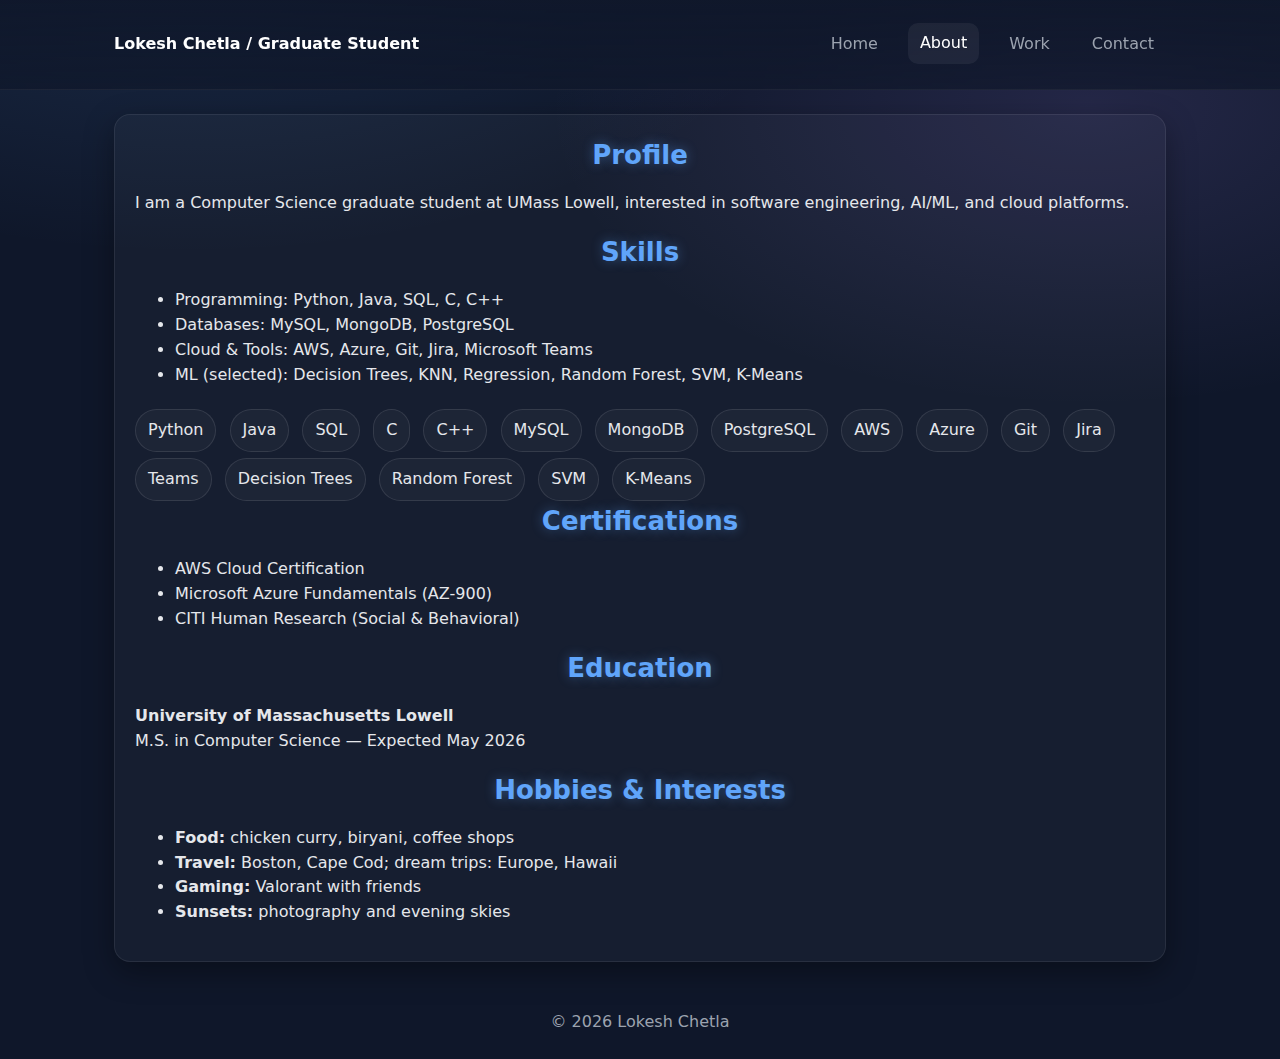
<file: about.html>
<!DOCTYPE html>
<html lang="en">
<head>
  <meta charset="UTF-8" />
  <title>About — Lokesh Chetla</title>
  <meta name="viewport" content="width=device-width, initial-scale=1" />
  <link rel="stylesheet" href="style.css" />
  <style>
    /* About page specific background (subtle, distinct from Home/Work) */
    body {
      background:
        radial-gradient(1100px 600px at 15% -10%, rgba(96,165,250,.16), transparent 60%),
        radial-gradient(900px 500px at 85% 10%, rgba(167,139,250,.14), transparent 60%),
        var(--bg);
    }
  </style>
</head>
<body>
  <header class="header">
    <div class="wrapper" style="display:flex;justify-content:space-between;align-items:center;">
      <p class="brand">Lokesh Chetla / Graduate Student</p>
      <nav class="nav">
        <a href="index.html">Home</a>
        <a class="active" href="about.html">About</a>
        <a href="work.html">Work</a>
        <a href="contact.html">Contact</a>
      </nav>
    </div>
  </header>

  <main class="wrapper">
    <section class="panel">
      <h2 class="section-title">Profile</h2>
      <p>I am a Computer Science graduate student at UMass Lowell, interested in software engineering, AI/ML, and cloud platforms.</p>

      <h2 class="section-title">Skills</h2>
      <!-- Your list, kept for content scanning/SEO -->
      <ul>
        <li>Programming: Python, Java, SQL, C, C++</li>
        <li>Databases: MySQL, MongoDB, PostgreSQL</li>
        <li>Cloud & Tools: AWS, Azure, Git, Jira, Microsoft Teams</li>
        <li>ML (selected): Decision Trees, KNN, Regression, Random Forest, SVM, K-Means</li>
      </ul>
      <!-- Visual chips (wow touch) -->
      <div style="margin-top:8px;">
        <span class="skill-chip">Python</span>
        <span class="skill-chip">Java</span>
        <span class="skill-chip">SQL</span>
        <span class="skill-chip">C</span>
        <span class="skill-chip">C++</span>
        <span class="skill-chip">MySQL</span>
        <span class="skill-chip">MongoDB</span>
        <span class="skill-chip">PostgreSQL</span>
        <span class="skill-chip">AWS</span>
        <span class="skill-chip">Azure</span>
        <span class="skill-chip">Git</span>
        <span class="skill-chip">Jira</span>
        <span class="skill-chip">Teams</span>
        <span class="skill-chip">Decision Trees</span>
        <span class="skill-chip">Random Forest</span>
        <span class="skill-chip">SVM</span>
        <span class="skill-chip">K-Means</span>
      </div>

      <h2 class="section-title">Certifications</h2>
      <ul>
        <li>AWS Cloud Certification</li>
        <li>Microsoft Azure Fundamentals (AZ-900)</li>
        <li>CITI Human Research (Social & Behavioral)</li>
      </ul>

      <h2 class="section-title">Education</h2>
      <p>
        <strong>University of Massachusetts Lowell</strong><br>
        M.S. in Computer Science — Expected May 2026
      </p>

      <h2 class="section-title">Hobbies & Interests</h2>
      <ul>
        <li><strong>Food:</strong> chicken curry, biryani, coffee shops</li>
        <li><strong>Travel:</strong> Boston, Cape Cod; dream trips: Europe, Hawaii</li>
        <li><strong>Gaming:</strong> Valorant with friends</li>
        <li><strong>Sunsets:</strong> photography and evening skies</li>
      </ul>
    </section>
  </main>

  <footer class="wrapper">© <span id="year"></span> Lokesh Chetla</footer>
  <script>document.getElementById('year').textContent = new Date().getFullYear();</script>
</body>
</html>
</file>
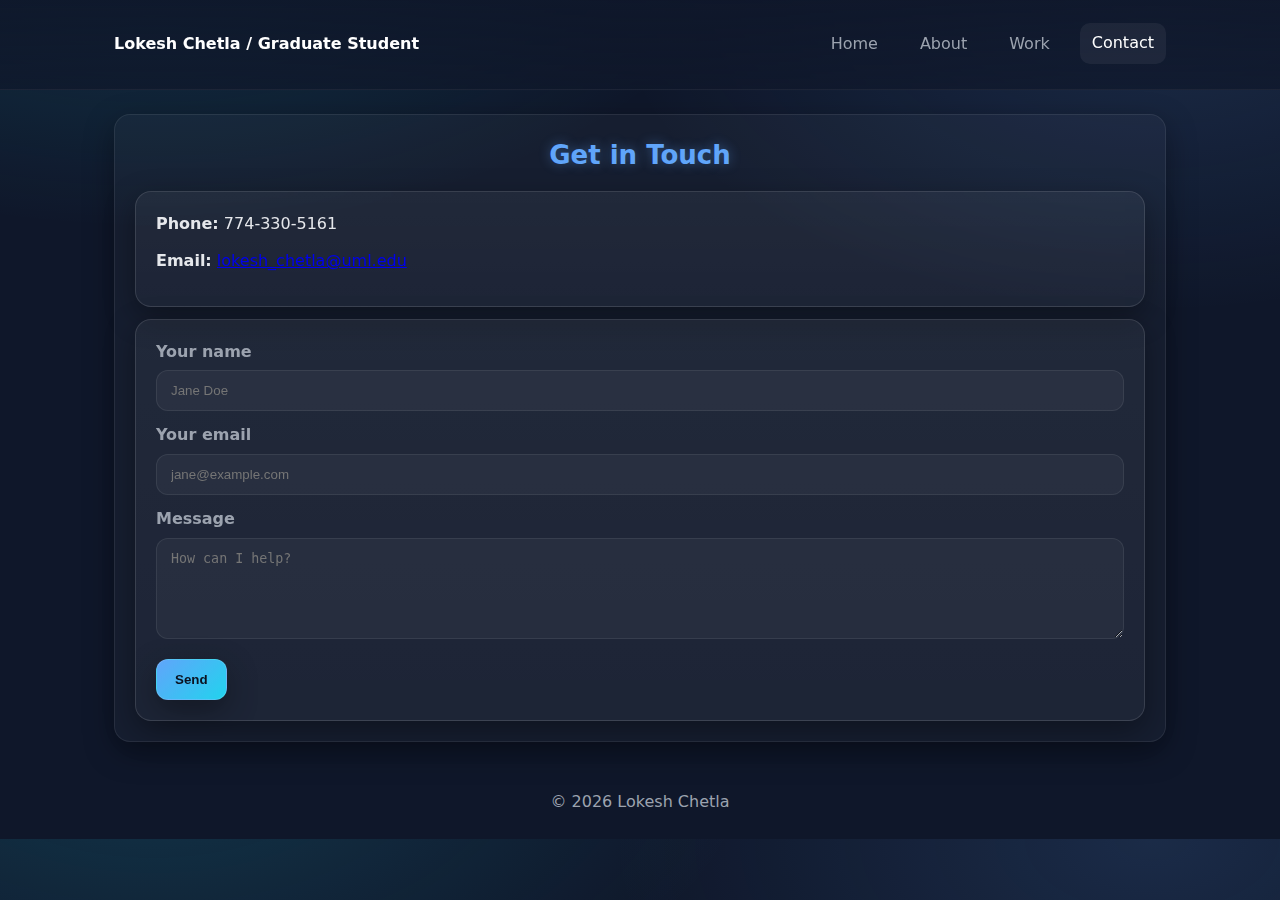
<file: contact.html>
<!DOCTYPE html>
<html lang="en">
<head>
  <meta charset="UTF-8" />
  <title>Contact — Lokesh Chetla</title>
  <meta name="viewport" content="width=device-width, initial-scale=1" />
  <link rel="stylesheet" href="style.css" />
  <style>
    /* Contact page specific background */
    body {
      background:
        radial-gradient(1000px 520px at 12% -10%, rgba(34,211,238,.16), transparent 60%),
        radial-gradient(900px 520px at 90% 0%, rgba(96,165,250,.14), transparent 60%),
        var(--bg);
    }
  </style>
</head>
<body>
  <header class="header">
    <div class="wrapper" style="display:flex;justify-content:space-between;align-items:center;">
      <p class="brand">Lokesh Chetla / Graduate Student</p>
      <nav class="nav">
        <a href="index.html">Home</a>
        <a href="about.html">About</a>
        <a href="work.html">Work</a>
        <a class="active" href="contact.html">Contact</a>
      </nav>
    </div>
  </header>

  <main class="wrapper">
    <section class="panel">
      <h2 class="section-title">Get in Touch</h2>

      <div class="glass">
        <div class="form-row"><strong>Phone:</strong> 774-330-5161</div>
        <div class="form-row"><strong>Email:</strong> <a href="mailto:lokesh_chetla@uml.edu">lokesh_chetla@uml.edu</a></div>
      </div>

      <div style="height:12px;"></div>

      <form class="glass" action="#">
        <div class="form-row">
          <label for="name">Your name</label>
          <input id="name" type="text" placeholder="Jane Doe" required />
        </div>

        <div class="form-row">
          <label for="email">Your email</label>
          <input id="email" type="email" placeholder="jane@example.com" required />
        </div>

        <div class="form-row">
          <label for="msg">Message</label>
          <textarea id="msg" rows="5" placeholder="How can I help?"></textarea>
        </div>

        <button type="submit">Send</button>
      </form>
    </section>
  </main>

  <footer class="wrapper">© <span id="year"></span> Lokesh Chetla</footer>
  <script>document.getElementById('year').textContent = new Date().getFullYear();</script>
</body>
</html>
</file>
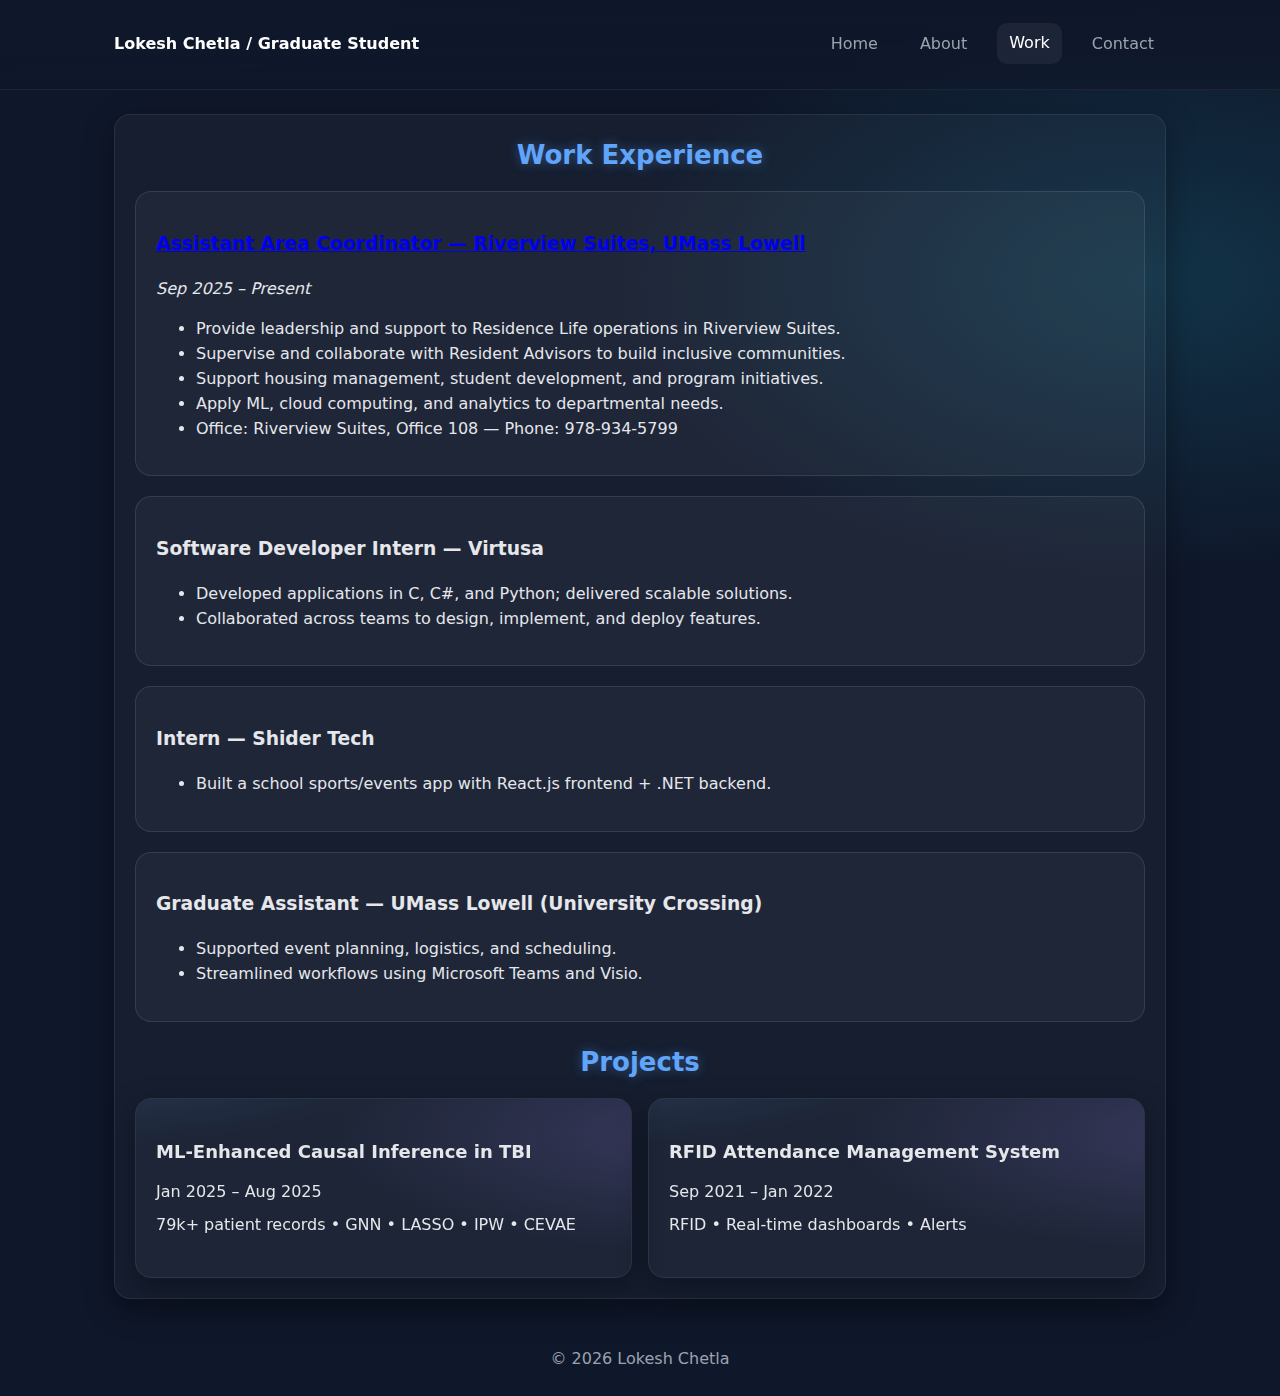
<file: work.html>
<!DOCTYPE html>
<html lang="en">
<head>
  <meta charset="UTF-8" />
  <title>Work — Lokesh Chetla</title>
  <meta name="viewport" content="width=device-width, initial-scale=1" />
  <link rel="stylesheet" href="style.css" />
  <style>
    /* Work page specific background – creative but consistent with Home */
    body {
      background:
        radial-gradient(1200px 600px at 10% -20%, rgba(167,139,250,.18), transparent 60%),
        radial-gradient(900px 500px at 90% 20%, rgba(34,211,238,.15), transparent 60%),
        var(--bg);
    }
  </style>
</head>
<body>
  <header class="header">
    <div class="wrapper" style="display:flex;justify-content:space-between;align-items:center;">
      <p class="brand">Lokesh Chetla / Graduate Student</p>
      <nav class="nav">
        <a href="index.html">Home</a>
        <a href="about.html">About</a>
        <a class="active" href="work.html">Work</a>
        <a href="contact.html">Contact</a>
      </nav>
    </div>
  </header>

  <main class="wrapper">
    <section class="panel">
      <h2 class="section-title">Work Experience</h2>

      <div class="job-card">
        <h3>
          <a href="https://www.uml.edu/student-services/reslife/about/staff/chetla-lokesh.aspx" target="_blank" rel="noopener">
            Assistant Area Coordinator — Riverview Suites, UMass Lowell
          </a>
        </h3>
        <p><em>Sep 2025 – Present</em></p>
        <ul>
          <li>Provide leadership and support to Residence Life operations in Riverview Suites.</li>
          <li>Supervise and collaborate with Resident Advisors to build inclusive communities.</li>
          <li>Support housing management, student development, and program initiatives.</li>
          <li>Apply ML, cloud computing, and analytics to departmental needs.</li>
          <li>Office: Riverview Suites, Office 108 — Phone: 978-934-5799</li>
        </ul>
      </div>

      <div class="job-card">
        <h3>Software Developer Intern — Virtusa</h3>
        <ul>
          <li>Developed applications in C, C#, and Python; delivered scalable solutions.</li>
          <li>Collaborated across teams to design, implement, and deploy features.</li>
        </ul>
      </div>

      <div class="job-card">
        <h3>Intern — Shider Tech</h3>
        <ul>
          <li>Built a school sports/events app with React.js frontend + .NET backend.</li>
        </ul>
      </div>

      <div class="job-card">
        <h3>Graduate Assistant — UMass Lowell (University Crossing)</h3>
        <ul>
          <li>Supported event planning, logistics, and scheduling.</li>
          <li>Streamlined workflows using Microsoft Teams and Visio.</li>
        </ul>
      </div>

      <h2 class="section-title">Projects</h2>

      <div class="cards">
        <!-- TBI Flip Card -->
        <article class="flip-glass" tabindex="0" aria-label="TBI Project card">
          <div class="flip-glass-inner">
            <div class="flip-glass-front">
              <h3>ML-Enhanced Causal Inference in TBI</h3>
              <p>Jan 2025 – Aug 2025</p>
              <p>79k+ patient records • GNN • LASSO • IPW • CEVAE</p>
            </div>
            <div class="flip-glass-back">
              <p>• Co-authored research applying advanced causal inference models (Outcome Adaptive LASSO, Causal Graph Neural Networks, IPW, and CEVAE) to analyze 79k+ patient records from the U.S. Traumatic Brain Injury Model Systems (TBIMS) database.</p>
              
              <p>• Developed a scalable AI-driven framework for healthcare data, supporting future integration into clinical decision support systems (AI-CDSS).</p>
            </div>
          </div>
        </article>

        <!-- RFID Flip Card -->
        <article class="flip-glass" tabindex="0" aria-label="RFID Project card">
          <div class="flip-glass-inner">
            <div class="flip-glass-front">
              <h3>RFID Attendance Management System</h3>
              <p>Sep 2021 – Jan 2022</p>
              <p>RFID • Real-time dashboards • Alerts</p>
            </div>
            <div class="flip-glass-back">
              <p>• An RFID-based attendance system can be a great solution to overcome such challenges as it automates the student’s attendance process & enables teachers and parents to track & monitor student’s activities effortlessly.</p>
            </div>
          </div>
        </article>
      </div>
    </section>
  </main>

  <footer class="wrapper">© <span id="year"></span> Lokesh Chetla</footer>
  <script>document.getElementById('year').textContent = new Date().getFullYear();</script>
</body>
</html>
</file>
<file: style.css>
/* ---------- Global Styles ---------- */
* { box-sizing: border-box; }
html, body { margin: 0; padding: 0; }
:root{
  --bg: #0f172a;
  --panel: #111827;
  --text: #e5e7eb;
  --muted:#9ca3af;
  --brand:#60a5fa;
  --brand-2:#22d3ee;
  --radius:16px;
  --shadow: 0 10px 30px rgba(0,0,0,.35);
}
body{
  font-family: system-ui, -apple-system, Segoe UI, Roboto, Helvetica, Arial, sans-serif;
  color: var(--text);
  background: radial-gradient(1200px 800px at 10% -10%, rgba(96,165,250,.15), transparent 60%),
              radial-gradient(1000px 600px at 110% 10%, rgba(167,139,250,.15), transparent 60%),
              var(--bg);
  line-height: 1.55;
}
.wrapper{ max-width: 1100px; margin: 0 auto; padding: 24px; }

/* ---------- Header ---------- */
.header{
  position: sticky; top: 0; z-index: 10;
  backdrop-filter: blur(8px);
  background: linear-gradient(180deg, rgba(15,23,42,.9), rgba(15,23,42,.7));
  border-bottom: 1px solid rgba(255,255,255,.06);
}
.brand{ font-weight: 700; color: white; margin:0; }
.nav{ display: flex; gap: 18px; flex-wrap: wrap; }
.nav a{
  color: var(--muted); text-decoration: none; padding: 8px 12px; border-radius: 10px;
  transition: 0.2s;
}
.nav a:hover, .nav a.active{
  color: white; background: rgba(255,255,255,.06); transform: translateY(-1px);
}


.hero{ display: grid; grid-template-columns: 320px 1fr; gap: 28px; align-items: center; }
@media (max-width: 800px){ .hero{ grid-template-columns: 1fr; text-align:center; } }
.avatar{
  width: 320px; height: 320px; object-fit: cover;
  border-radius: 24px; border: 1px solid rgba(255,255,255,.08);
  box-shadow: var(--shadow);
}

/* Typewriter Effect */
.typewriter {
  width: max-content;
  white-space: nowrap;
  overflow: hidden;
  font-size: clamp(28px, 4vw, 40px);
  margin: 0;
  border-right: 2px solid currentColor;
  animation: typing 3s steps(18, end) 0.2s 1 both,
             hide-caret 0s linear 3.2s forwards;
}
@keyframes typing { from { width: 0 } to { width: 18ch } }
@keyframes hide-caret { to { border-right: none; } }

/* panel */
.panel{
  background: rgba(255,255,255,.03);
  border: 1px solid rgba(255,255,255,.08);
  border-radius: var(--radius);
  padding: 20px; box-shadow: var(--shadow);
}
.panel h2{ margin-top:0; }

/* Forms */
label{ display:block; font-weight:600; margin-bottom:6px; color: var(--muted); }
input, textarea{
  width: 100%; padding: 12px 14px;
  border-radius: 12px; border: 1px solid rgba(255,255,255,.08);
  background: rgba(255,255,255,.04); color: var(--text);
}
input:focus, textarea:focus{
  border-color: rgba(96,165,250,.6);
  box-shadow: 0 0 0 6px rgba(96,165,250,.12);
}
button{
  padding: 12px 18px; border-radius: 12px;
  border: 1px solid rgba(255,255,255,.12);
  background: linear-gradient(135deg, var(--brand), var(--brand-2));
  color: #0b1220; font-weight:700;
  cursor:pointer; box-shadow: var(--shadow);
}
button:hover{ transform: translateY(-1px); }


/* Work */
.section-title {
  font-size: 26px;
  margin-bottom: 16px;
  text-align: center;
  color: var(--brand);
  text-shadow: 0 0 12px rgba(96,165,250,.4);
}
.job-card {
  background: rgba(255,255,255,.04);
  border: 1px solid rgba(255,255,255,.1);
  border-radius: 16px;
  padding: 18px 20px;
  margin-bottom: 20px;
  transition: transform .2s ease, box-shadow .2s ease;
}
.job-card:hover {
  transform: translateY(-4px);
  box-shadow: 0 0 20px rgba(96,165,250,.25);
}
.cards {
  display: grid;
  grid-template-columns: repeat(auto-fit, minmax(260px, 1fr));
  gap: 16px;
}

/* /* Flip cards */
.flip-glass {
  perspective: 1000px;
}
.flip-glass-inner {
  position: relative;
  width: 100%;
  min-height: 180px;
  transform-style: preserve-3d;
  transition: transform 0.8s ease;
  border-radius: 16px;
  overflow: hidden;
  border: 1px solid rgba(255,255,255,.10);
  box-shadow: 0 10px 30px rgba(0,0,0,.35);
}
.flip-glass:hover .flip-glass-inner,
.flip-glass:focus-within .flip-glass-inner {
  transform: rotateY(180deg);
}
.flip-glass-front, .flip-glass-back {
  position: absolute;
  inset: 0;
  padding: 20px;
  backface-visibility: hidden;
  display: grid;
  align-content: center;
  gap: 8px;
}
.flip-glass-front {
  background:
    radial-gradient(600px 200px at -10% -40%, rgba(96,165,250,.20), transparent 60%),
    radial-gradient(600px 200px at 110% 20%, rgba(167,139,250,.18), transparent 60%),
    rgba(255,255,255,.03);
}
.flip-glass-back {
  transform: rotateY(180deg);
  background: linear-gradient(135deg, rgba(96,165,250,.30), rgba(34,211,238,.24));
  backdrop-filter: blur(8px);
  color: #fff;
}
.flip-glass h3 { margin: 0 0 6px 0; font-size: 18px; }
.flip-glass p  { margin: 0; color: #e5e7eb; }
.flip-glass a.button {
  justify-self: start;
  margin-top: 10px;
  text-decoration: none;
  padding: 10px 14px;
  border-radius: 12px;
  border: 1px solid rgba(255,255,255,.18);
  background: linear-gradient(135deg, var(--brand), var(--brand-2));
  color: #0b1220;
  font-weight: 700;
}

/* Skill */

.skill-chip {
  display: inline-block;
  margin: 6px 8px 0 0;
  padding: 8px 12px;
  border-radius: 999px;
  border: 1px solid rgba(255,255,255,.10);
  background: rgba(255,255,255,.03);
  transition: transform .15s ease, box-shadow .15s ease;
}
.skill-chip:hover {
  transform: translateY(-2px);
  box-shadow: 0 0 0 6px rgba(96,165,250,.12);
}

.glass {
  background: linear-gradient(180deg, rgba(255,255,255,.05), rgba(255,255,255,.03));
  border: 1px solid rgba(255,255,255,.12);
  border-radius: 16px;
  padding: 20px;
  box-shadow: 0 10px 30px rgba(0,0,0,.35);
  backdrop-filter: blur(8px);
}
.form-row { margin-bottom: 12px; }

/* ---------- Footer ---------- */
footer{ color: var(--muted); text-align:center; padding:20px 0 40px; }
</file>
